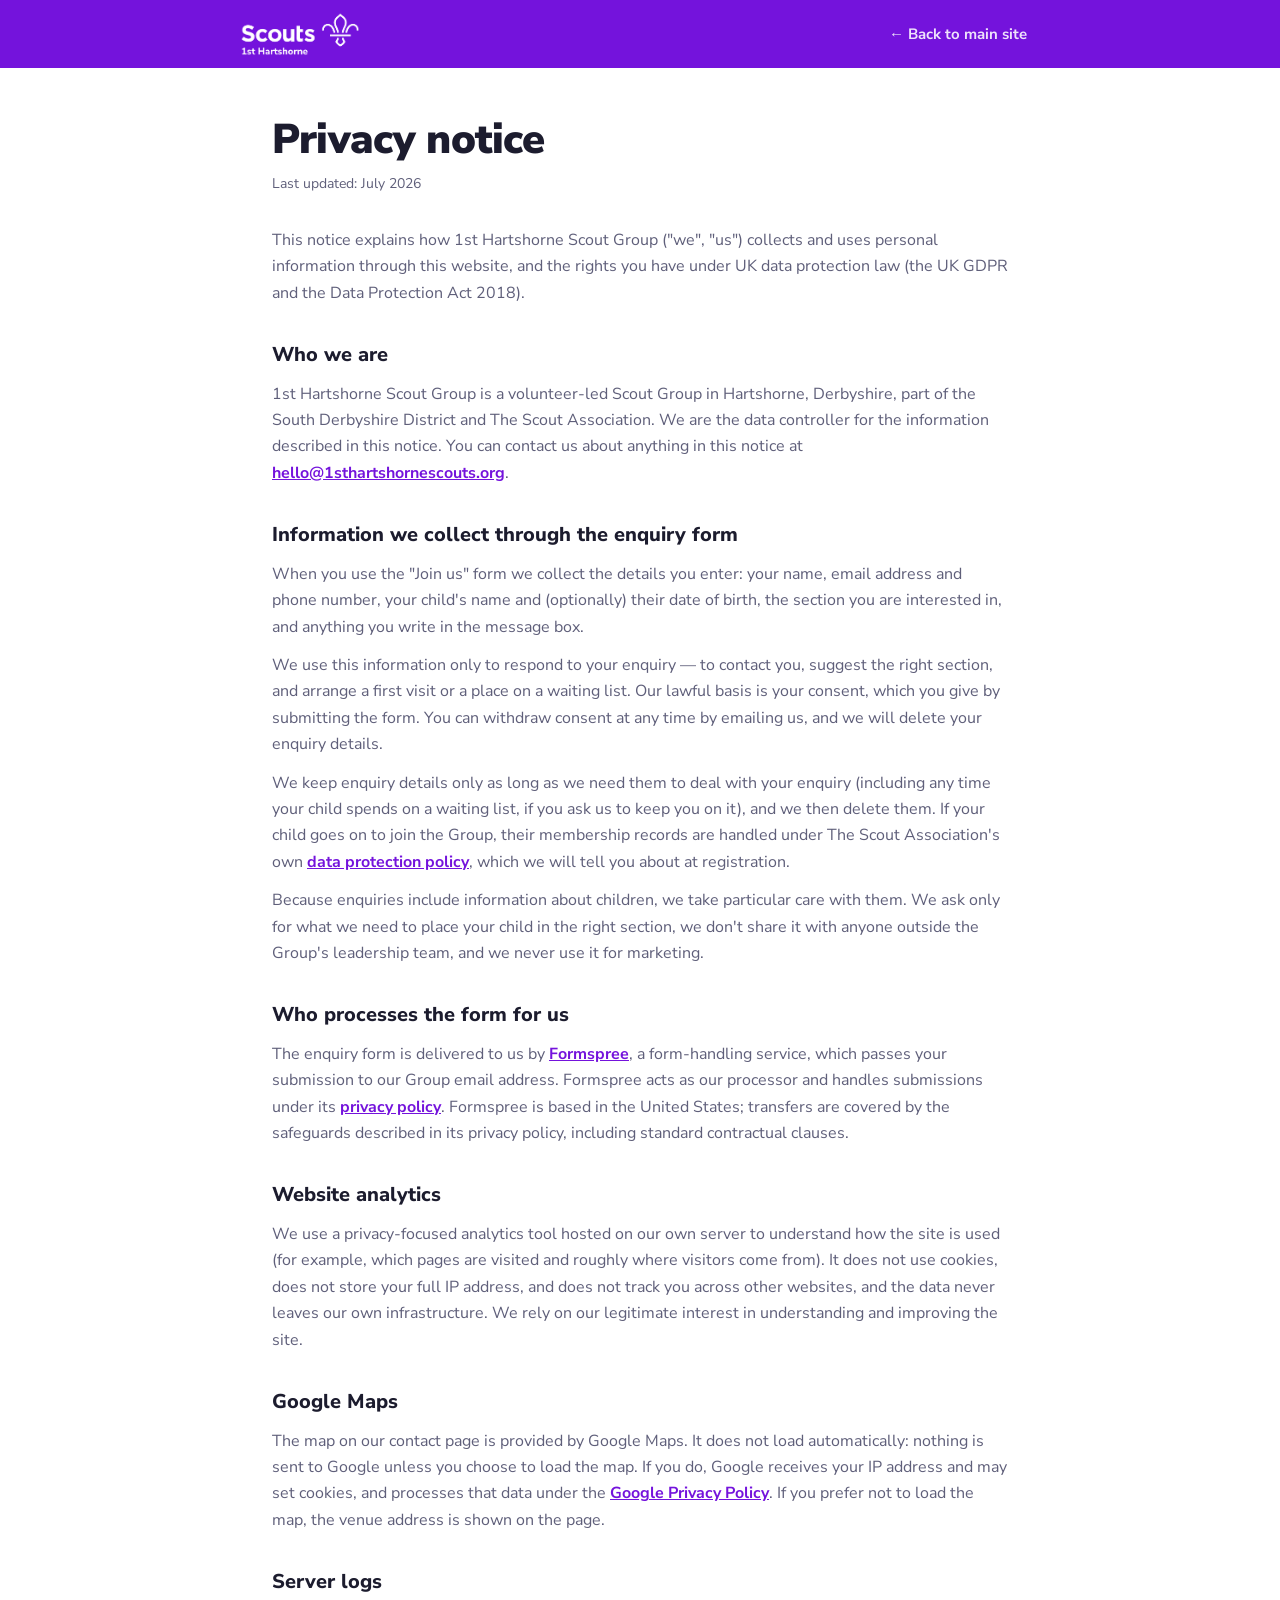
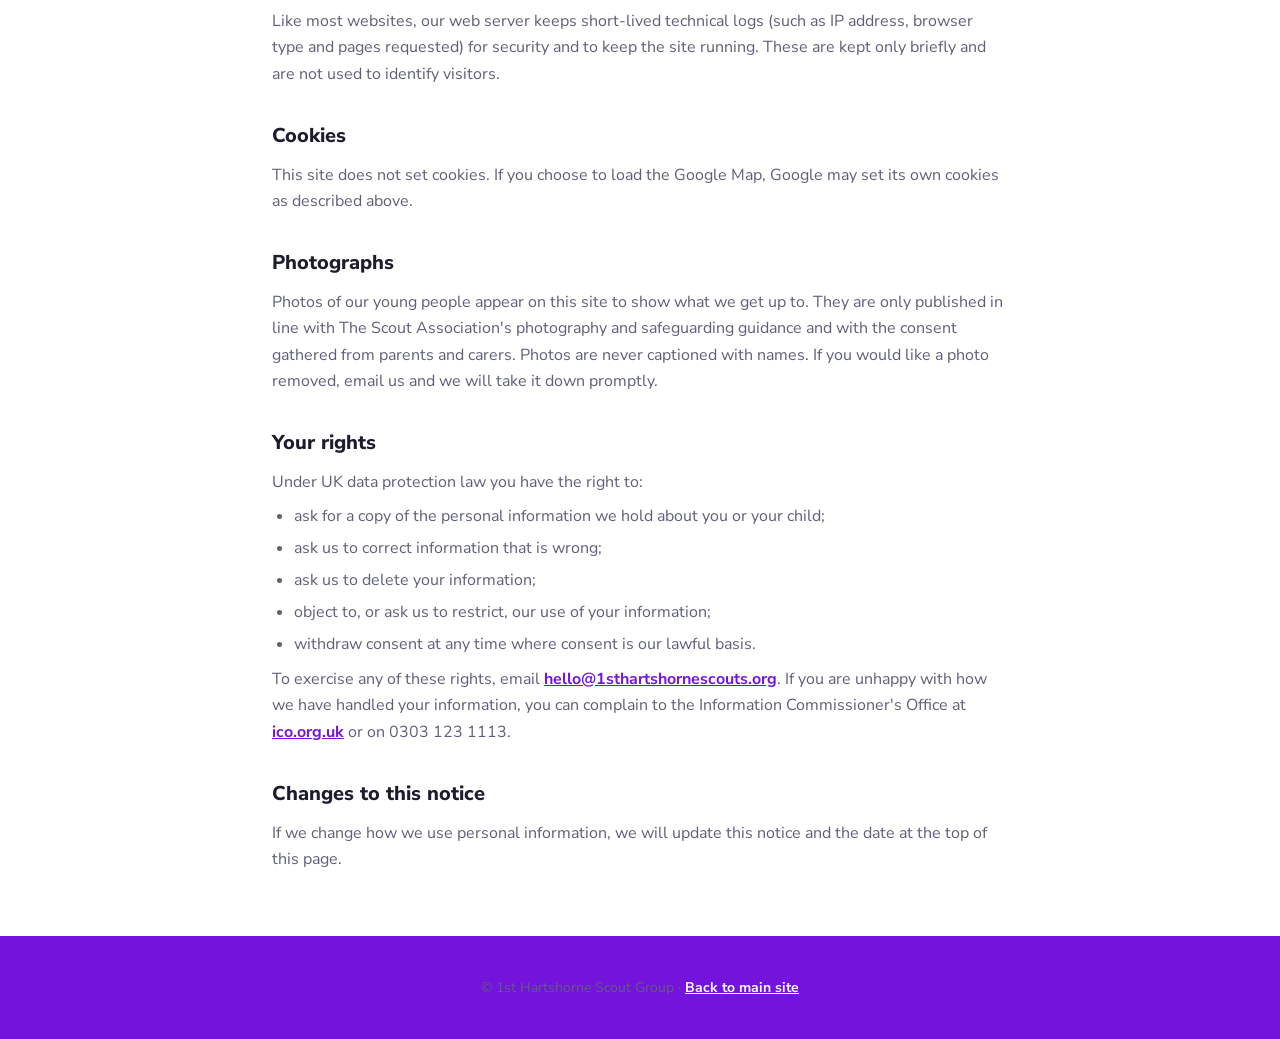
<file: privacy.html>
<!DOCTYPE html>
<html lang="en">
<head>
<meta charset="UTF-8">
<meta name="viewport" content="width=device-width, initial-scale=1.0">
<title>Privacy Notice | 1st Hartshorne Scout Group</title>
<meta name="description" content="How 1st Hartshorne Scout Group collects, uses and protects personal information, and your rights under UK data protection law.">
<meta name="robots" content="noindex, follow">
<meta name="theme-color" content="#7413dc">
<link rel="canonical" href="https://1sthartshornescouts.org/privacy.html">
<link rel="icon" type="image/png" href="favicon.png">
<link rel="preload" as="font" type="font/woff2" href="fonts/nunito-sans-latin.woff2" crossorigin>
<link href="fonts/nunito-sans.css" rel="stylesheet">
<style>
*, *::before, *::after { box-sizing: border-box; margin: 0; padding: 0; }

:root {
  --purple:      #7413dc;
  --white:       #ffffff;
  --bg:          #f7f5fb;
  --text:        #1c1c2e;
  --muted:       #5f5f7a;
  --border:      #e2ddf0;
}

body {
  font-family: 'Nunito Sans', sans-serif;
  font-size: 16px;
  line-height: 1.65;
  color: var(--text);
  background: var(--white);
  -webkit-font-smoothing: antialiased;
}

a:focus-visible { outline: 3px solid #ff912a; outline-offset: 3px; }

header {
  background: var(--purple);
  padding: 0 2rem;
}

.header-inner {
  max-width: 800px;
  margin: 0 auto;
  display: flex;
  align-items: center;
  justify-content: space-between;
  height: 68px;
}

.logo img { height: 44px; width: auto; display: block; }

.back-link {
  color: rgba(255,255,255,0.88);
  text-decoration: none;
  font-size: 15px;
  font-weight: 700;
  padding: 7px 13px;
  border-radius: 7px;
}

.back-link:hover { background: rgba(255,255,255,0.15); color: white; }

main {
  max-width: 800px;
  margin: 0 auto;
  padding: 3rem 2rem 4rem;
}

h1 {
  font-size: clamp(1.8rem, 4vw, 2.6rem);
  font-weight: 900;
  letter-spacing: -0.02em;
  line-height: 1.15;
  margin-bottom: 0.5rem;
}

.updated {
  font-size: 14px;
  color: var(--muted);
  margin-bottom: 2rem;
}

h2 {
  font-size: 1.25rem;
  font-weight: 800;
  margin: 2rem 0 0.6rem;
}

p, li { color: var(--muted); }
p + p { margin-top: 0.75rem; }

ul { margin: 0.5rem 0 0.5rem 1.4rem; }
li + li { margin-top: 0.35rem; }

main a { color: var(--purple); font-weight: 700; }

footer {
  background: var(--purple);
  color: rgba(255,255,255,0.75);
  padding: 2.5rem 2rem;
  text-align: center;
  font-size: 14px;
}

footer a { color: white; font-weight: 700; }
</style>
</head>
<body>

<header>
  <div class="header-inner">
    <a href="index.html" class="logo">
      <img src="logo-white.png" alt="1st Hartshorne Scout Group" width="2225" height="819">
    </a>
    <a href="index.html" class="back-link">&larr; Back to main site</a>
  </div>
</header>

<main>
  <h1>Privacy notice</h1>
  <p class="updated">Last updated: July 2026</p>

  <p>This notice explains how 1st Hartshorne Scout Group ("we", "us") collects and uses personal information through this website, and the rights you have under UK data protection law (the UK GDPR and the Data Protection Act 2018).</p>

  <h2>Who we are</h2>
  <p>1st Hartshorne Scout Group is a volunteer-led Scout Group in Hartshorne, Derbyshire, part of the South Derbyshire District and The Scout Association. We are the data controller for the information described in this notice. You can contact us about anything in this notice at <a href="mailto:hello@1sthartshornescouts.org">hello@1sthartshornescouts.org</a>.</p>

  <h2>Information we collect through the enquiry form</h2>
  <p>When you use the "Join us" form we collect the details you enter: your name, email address and phone number, your child's name and (optionally) their date of birth, the section you are interested in, and anything you write in the message box.</p>
  <p>We use this information only to respond to your enquiry — to contact you, suggest the right section, and arrange a first visit or a place on a waiting list. Our lawful basis is your consent, which you give by submitting the form. You can withdraw consent at any time by emailing us, and we will delete your enquiry details.</p>
  <p>We keep enquiry details only as long as we need them to deal with your enquiry (including any time your child spends on a waiting list, if you ask us to keep you on it), and we then delete them. If your child goes on to join the Group, their membership records are handled under The Scout Association's own <a href="https://www.scouts.org.uk/legal/privacy-and-data-protection-policy/" target="_blank" rel="noopener">data protection policy</a>, which we will tell you about at registration.</p>
  <p>Because enquiries include information about children, we take particular care with them. We ask only for what we need to place your child in the right section, we don't share it with anyone outside the Group's leadership team, and we never use it for marketing.</p>

  <h2>Who processes the form for us</h2>
  <p>The enquiry form is delivered to us by <a href="https://formspree.io" target="_blank" rel="noopener">Formspree</a>, a form-handling service, which passes your submission to our Group email address. Formspree acts as our processor and handles submissions under its <a href="https://formspree.io/legal/privacy-policy/" target="_blank" rel="noopener">privacy policy</a>. Formspree is based in the United States; transfers are covered by the safeguards described in its privacy policy, including standard contractual clauses.</p>

  <h2>Website analytics</h2>
  <p>We use a privacy-focused analytics tool hosted on our own server to understand how the site is used (for example, which pages are visited and roughly where visitors come from). It does not use cookies, does not store your full IP address, and does not track you across other websites, and the data never leaves our own infrastructure. We rely on our legitimate interest in understanding and improving the site.</p>

  <h2>Google Maps</h2>
  <p>The map on our contact page is provided by Google Maps. It does not load automatically: nothing is sent to Google unless you choose to load the map. If you do, Google receives your IP address and may set cookies, and processes that data under the <a href="https://policies.google.com/privacy" target="_blank" rel="noopener">Google Privacy Policy</a>. If you prefer not to load the map, the venue address is shown on the page.</p>

  <h2>Server logs</h2>
  <p>Like most websites, our web server keeps short-lived technical logs (such as IP address, browser type and pages requested) for security and to keep the site running. These are kept only briefly and are not used to identify visitors.</p>

  <h2>Cookies</h2>
  <p>This site does not set cookies. If you choose to load the Google Map, Google may set its own cookies as described above.</p>

  <h2>Photographs</h2>
  <p>Photos of our young people appear on this site to show what we get up to. They are only published in line with The Scout Association's photography and safeguarding guidance and with the consent gathered from parents and carers. Photos are never captioned with names. If you would like a photo removed, email us and we will take it down promptly.</p>

  <h2>Your rights</h2>
  <p>Under UK data protection law you have the right to:</p>
  <ul>
    <li>ask for a copy of the personal information we hold about you or your child;</li>
    <li>ask us to correct information that is wrong;</li>
    <li>ask us to delete your information;</li>
    <li>object to, or ask us to restrict, our use of your information;</li>
    <li>withdraw consent at any time where consent is our lawful basis.</li>
  </ul>
  <p>To exercise any of these rights, email <a href="mailto:hello@1sthartshornescouts.org">hello@1sthartshornescouts.org</a>. If you are unhappy with how we have handled your information, you can complain to the Information Commissioner's Office at <a href="https://ico.org.uk" target="_blank" rel="noopener">ico.org.uk</a> or on 0303&nbsp;123&nbsp;1113.</p>

  <h2>Changes to this notice</h2>
  <p>If we change how we use personal information, we will update this notice and the date at the top of this page.</p>
</main>

<footer>
  <p>© 1st Hartshorne Scout Group · <a href="index.html">Back to main site</a></p>
</footer>

</body>
</html>
</file>
<file: fonts/nunito-sans.css>
/* cyrillic-ext */
@font-face {
  font-family: 'Nunito Sans';
  font-style: normal;
  font-weight: 200 1000;
  font-stretch: 100%;
  font-display: swap;
  src: url(nunito-sans-cyrillic-ext.woff2) format('woff2');
  unicode-range: U+0460-052F, U+1C80-1C8A, U+20B4, U+2DE0-2DFF, U+A640-A69F, U+FE2E-FE2F;
}
/* cyrillic */
@font-face {
  font-family: 'Nunito Sans';
  font-style: normal;
  font-weight: 200 1000;
  font-stretch: 100%;
  font-display: swap;
  src: url(nunito-sans-cyrillic.woff2) format('woff2');
  unicode-range: U+0301, U+0400-045F, U+0490-0491, U+04B0-04B1, U+2116;
}
/* vietnamese */
@font-face {
  font-family: 'Nunito Sans';
  font-style: normal;
  font-weight: 200 1000;
  font-stretch: 100%;
  font-display: swap;
  src: url(nunito-sans-vietnamese.woff2) format('woff2');
  unicode-range: U+0102-0103, U+0110-0111, U+0128-0129, U+0168-0169, U+01A0-01A1, U+01AF-01B0, U+0300-0301, U+0303-0304, U+0308-0309, U+0323, U+0329, U+1EA0-1EF9, U+20AB;
}
/* latin-ext */
@font-face {
  font-family: 'Nunito Sans';
  font-style: normal;
  font-weight: 200 1000;
  font-stretch: 100%;
  font-display: swap;
  src: url(nunito-sans-latin-ext.woff2) format('woff2');
  unicode-range: U+0100-02BA, U+02BD-02C5, U+02C7-02CC, U+02CE-02D7, U+02DD-02FF, U+0304, U+0308, U+0329, U+1D00-1DBF, U+1E00-1E9F, U+1EF2-1EFF, U+2020, U+20A0-20AB, U+20AD-20C0, U+2113, U+2C60-2C7F, U+A720-A7FF;
}
/* latin */
@font-face {
  font-family: 'Nunito Sans';
  font-style: normal;
  font-weight: 200 1000;
  font-stretch: 100%;
  font-display: swap;
  src: url(nunito-sans-latin.woff2) format('woff2');
  unicode-range: U+0000-00FF, U+0131, U+0152-0153, U+02BB-02BC, U+02C6, U+02DA, U+02DC, U+0304, U+0308, U+0329, U+2000-206F, U+20AC, U+2122, U+2191, U+2193, U+2212, U+2215, U+FEFF, U+FFFD;
}
</file>
